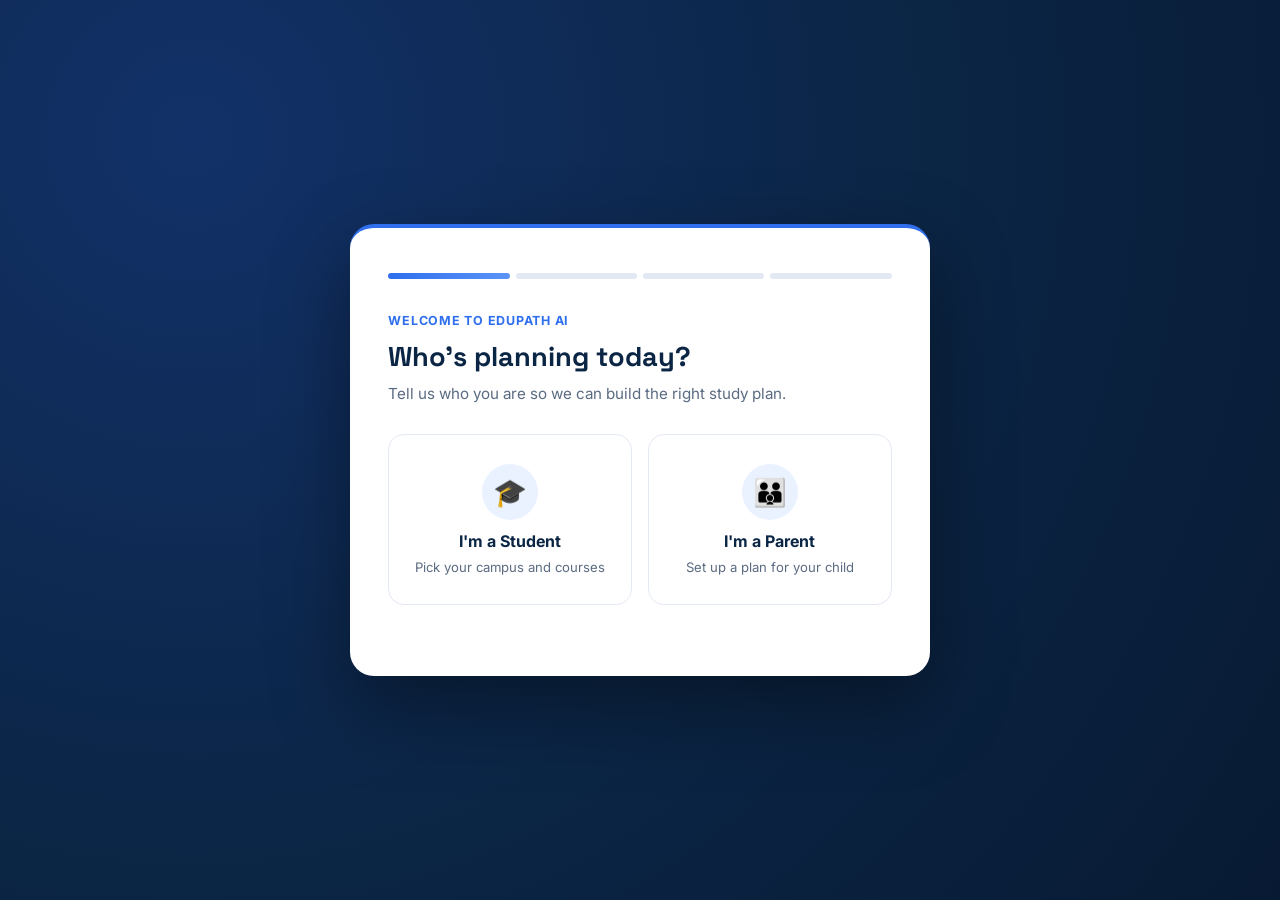
<file: index.html>
<!DOCTYPE html>
<html lang="en">
<head>
<meta charset="UTF-8">
<meta name="viewport" content="width=device-width, initial-scale=1.0">
<meta name="google-site-verification" content="xuEsMnmrteebzLWkAZGfwyzyNSVhCjivtr0cOCjwsfI" />
<title>EduPath AI — Learn Smarter, Study Better</title>
<link rel="preconnect" href="https://fonts.googleapis.com">
<link rel="preconnect" href="https://fonts.gstatic.com" crossorigin>
<link href="https://fonts.googleapis.com/css2?family=Space+Grotesk:wght@500;600;700&family=Inter:wght@400;500;600;700&display=swap" rel="stylesheet">
<link rel="stylesheet" href="styles.css">
</head>
<body>

<!-- ===================== ONBOARDING WIZARD ===================== -->
<div id="onboarding" class="onboarding">
  <div class="onboard-card">

    <div class="onboard-progress">
      <span class="dot active" data-dot="1"></span>
      <span class="dot" data-dot="2"></span>
      <span class="dot" data-dot="3"></span>
      <span class="dot" data-dot="4"></span>
    </div>

    <!-- Step 1: Who are you -->
    <section class="ob-step active" id="step-role">
      <p class="ob-eyebrow">Welcome to EduPath AI</p>
      <h1>Who's planning today?</h1>
      <p class="ob-sub">Tell us who you are so we can build the right study plan.</p>
      <div class="role-grid">
        <button class="role-card" data-role="student">
          <span class="role-icon">🎓</span>
          <span class="role-title">I'm a Student</span>
          <span class="role-desc">Pick your campus and courses</span>
        </button>
        <button class="role-card" data-role="parent">
          <span class="role-icon">👪</span>
          <span class="role-title">I'm a Parent</span>
          <span class="role-desc">Set up a plan for your child</span>
        </button>
      </div>
    </section>

    <!-- Step 2a: Student campus -->
    <section class="ob-step" id="step-campus">
      <button class="ob-back" data-back="step-role">← Back</button>
      <p class="ob-eyebrow">Step 2 of 4</p>
      <h1>Which campus are you at?</h1>
      <p class="ob-sub">This helps us tailor deadlines and local study groups.</p>
      <div class="pill-grid" id="campus-list">
        <button class="pill" data-value="Karachi Campus">Karachi Campus</button>
        <button class="pill" data-value="Lahore Campus">Lahore Campus</button>
        <button class="pill" data-value="Islamabad Campus">Islamabad Campus</button>
        <button class="pill" data-value="Online / Virtual Campus">Online / Virtual Campus</button>
      </div>
      <button class="ob-next" id="campus-next" disabled>Continue</button>
    </section>

    <!-- Step 2b: Parent - child's age -->
    <section class="ob-step" id="step-age">
      <button class="ob-back" data-back="step-role">← Back</button>
      <p class="ob-eyebrow">Step 2 of 4</p>
      <h1>How old is your child?</h1>
      <p class="ob-sub">We'll suggest courses that fit their level.</p>
      <textarea id="child-age" class="ob-textarea" rows="1" placeholder="e.g. 14 years old"></textarea>
      <button class="ob-next" id="age-next" disabled>Continue</button>
    </section>

    <!-- Step 3: Course interest (shared) -->
    <section class="ob-step" id="step-interest">
      <button class="ob-back" id="interest-back" data-back="">← Back</button>
      <p class="ob-eyebrow" id="interest-step-label">Step 3 of 4</p>
      <h1 id="interest-heading">Which course are you interested in?</h1>
      <p class="ob-sub">Choose one to preview — you can explore the rest later.</p>
      <div class="ob-course-grid" id="ob-course-grid"></div>
    </section>

    <!-- Step 4: Preview / Enroll -->
    <section class="ob-step" id="step-preview">
      <button class="ob-back" data-back="step-interest">← Back</button>
      <p class="ob-eyebrow">Step 4 of 4</p>
      <h1>Here's what you'll get</h1>
      <div class="preview-box" id="preview-box"></div>
      <button class="ob-next" id="enroll-btn">Enroll &amp; Enter EduPath AI →</button>
    </section>

  </div>
</div>

<!-- ===================== MAIN SITE ===================== -->
<div id="site" class="site hidden">

  <!-- NAVBAR -->
  <header class="navbar" id="navbar">
    <div class="nav-inner">
      <a href="#home" class="brand">
        <img src="edupath-logo.png" alt="EduPath AI logo" class="brand-logo">
      </a>
      <nav class="nav-links" id="nav-links">
        <a href="#home">Home</a>
        <a href="#courses">Courses</a>
        <a href="#registration">Registration</a>
        <a href="#contact">Contact</a>
      </nav>
      <div class="nav-actions">
        <button class="cart-btn" id="cart-btn" aria-label="Open cart">
          🛒 <span class="cart-count" id="cart-count">0</span>
        </button>
        <button class="nav-toggle" id="nav-toggle" aria-label="Toggle menu">☰</button>
      </div>
    </div>
  </header>

  <!-- HERO -->
  <section class="hero" id="home">
    <div class="hero-inner">
      <p class="hero-eyebrow">Your AI study planner</p>
      <h1>Transform Knowledge Into Lasting Expertise.<br></h1>
      <p class="hero-sub">EduPath AI turns your subjects, deadlines and revision time into one clear weekly plan — built for students, trusted by parents.</p>
      <div class="hero-cta">
        <button class="btn btn-primary" id="hero-trial-btn">Start Free Trial</button>
        <a href="#courses" class="btn btn-ghost">Browse Courses</a>
      </div>
      <p class="hero-note">No credit card needed for your first course — it's free.</p>
    </div>
    <div class="hero-visual" aria-hidden="true">
      <svg class="hero-illustration" viewBox="0 0 520 440" xmlns="http://www.w3.org/2000/svg" role="img" aria-label="Illustration of a student studying with EduPath AI">
        <ellipse cx="260" cy="230" rx="230" ry="200" fill="#EAF1FF"/>
        <circle cx="80" cy="80" r="14" fill="#2F6FED" opacity=".3"/>
        <circle cx="452" cy="92" r="9" fill="#1AA971" opacity=".4"/>
        <circle cx="462" cy="345" r="12" fill="#2F6FED" opacity=".25"/>
        <rect x="120" y="362" width="280" height="14" rx="7" fill="#0B2545" opacity=".08"/>
        <rect x="225" y="292" width="26" height="76" rx="13" fill="#0B2545"/>
        <rect x="269" y="292" width="26" height="76" rx="13" fill="#0B2545"/>
        <rect x="213" y="360" width="48" height="14" rx="7" fill="#2F6FED"/>
        <rect x="259" y="360" width="48" height="14" rx="7" fill="#2F6FED"/>
        <path d="M205 200 C205 170 225 155 260 155 C295 155 315 170 315 200 L315 298 L205 298 Z" fill="#2F6FED"/>
        <path d="M205 210 C175 215 155 235 150 265 L172 275 C180 250 195 235 215 228 Z" fill="#2F6FED"/>
        <path d="M315 210 C345 220 360 245 358 270 L336 275 C332 252 320 235 305 226 Z" fill="#2F6FED"/>
        <rect x="118" y="250" width="60" height="44" rx="6" fill="#0B2545"/>
        <rect x="124" y="256" width="48" height="32" rx="3" fill="#EAF1FF"/>
        <circle cx="260" cy="130" r="38" fill="#0B2545"/>
        <path d="M225 118 C225 95 240 82 260 82 C282 82 297 97 296 118 C286 108 270 104 260 104 C248 104 232 110 225 118 Z" fill="#123168"/>
        <circle cx="106" cy="150" r="30" fill="#FFFFFF" stroke="#E3E9F3" stroke-width="2"/>
        <path d="M92 146 L106 138 L120 146 L106 154 Z" fill="#0B2545"/>
        <rect x="102" y="148" width="8" height="14" fill="#0B2545"/>
        <circle cx="412" cy="150" r="30" fill="#FFFFFF" stroke="#E3E9F3" stroke-width="2"/>
        <rect x="398" y="140" width="28" height="20" rx="2" fill="#2F6FED"/>
        <rect x="398" y="140" width="28" height="6" fill="#0B2545"/>
        <circle cx="404" cy="292" r="30" fill="#FFFFFF" stroke="#E3E9F3" stroke-width="2"/>
        <rect x="392" y="294" width="6" height="14" fill="#1AA971"/>
        <rect x="402" y="286" width="6" height="22" fill="#1AA971"/>
        <rect x="412" y="280" width="6" height="28" fill="#2F6FED"/>
        <circle cx="118" cy="302" r="24" fill="#FFFFFF" stroke="#E3E9F3" stroke-width="2"/>
        <path d="M106 298 l8 8 l16 -16" fill="none" stroke="#1AA971" stroke-width="4" stroke-linecap="round" stroke-linejoin="round"/>
      </svg>
      <div class="hv-card hv-card-1">
        <span class="hv-label">This week</span>
        <div class="hv-bar"><span style="width:70%"></span></div>
        <div class="hv-bar"><span style="width:40%"></span></div>
        <div class="hv-bar"><span style="width:90%"></span></div>
      </div>
      <div class="hv-card hv-card-2">
        <span class="hv-check">✓</span>
        <span>Revision block complete</span>
      </div>
    </div>
  </section>

  <!-- STATS -->
  <section class="stats">
    <div class="stat"><strong>6</strong><span>IT courses on track</span></div>
    <div class="stat"><strong>1</strong><span>Free course to start</span></div>
    <div class="stat"><strong>24/7</strong><span>Plan access, any device</span></div>
    <div class="stat"><strong>100%</strong><span>Built around your deadlines</span></div>
  </section>

  <!-- WHY -->
  <section class="why" id="why">
    <div class="section-head">
      <h2 class="top-courses">Top AI & IT courses We Offered</h2>
    </div>
    <div class="why-layout">
      <div class="why-visual">
        <center>
        <img src="ai-meeting.jpg" alt="AI-powered planning discussion">
        </center>
        <div class="why-badge">
          <span class="why-badge-icon">🤖</span>
          <div>
            <strong>AI-powered</strong>
            <span>Plans that adapt to you</span>
          </div>
        </div>
      </div>
      <div class="why-grid">
        <div class="why-item">
          <span class="why-icon">📅</span>
          <h3>Smart weekly plans</h3>
          <p>Enter your subjects and deadlines — EduPath AI suggests a realistic weekly study and revision schedule.</p>
        </div>
        <div class="why-item">
          <span class="why-icon">👀</span>
          <h3>Progress parents can see</h3>
          <p>A simple, honest view of consistency and completed revision blocks — no exaggerated promises, just visibility.</p>
        </div>
        <div class="why-item">
          <span class="why-icon">📝</span>
          <h3>Practice built in</h3>
          <p>Short practice tests attached to every course, so revision turns into confidence before exam day.</p>
        </div>
        <div class="why-item">
          <span class="why-icon">🔔</span>
          <h3>Reminders that respect focus</h3>
          <p>Gentle nudges for revision blocks and assignments — timed around your plan, not random notifications.</p>
        </div>
      </div>
    </div>
  </section>

  <!-- COURSES -->
  <section class="courses" id="courses">
    <div class="section-head">
      <h2>Courses we offer</h2>
      <p>Start with your first course free. Every course after that is a one-time paid enrollment.</p>
    </div>
    <div class="course-grid" id="course-grid"></div>
  </section>

  <!-- HOW IT WORKS -->
  <section class="how" id="how">
    <div class="section-head">
      <h2>How your free trial works</h2>
      <p>Four steps from sign-up to your first completed revision block.</p>
    </div>
    <ol class="how-steps">
      <li><span>1</span><div><h4>Tell us who's studying</h4><p>Student or parent, campus or child's age — takes under a minute.</p></div></li>
      <li><span>2</span><div><h4>Pick a course</h4><p>Choose from our IT course library. Your first course is free.</p></div></li>
      <li><span>3</span><div><h4>Get your weekly plan</h4><p>EduPath AI suggests subjects, deadlines and revision blocks for the week.</p></div></li>
      <li><span>4</span><div><h4>Study, track, adjust</h4><p>Follow the plan, mark blocks complete, and let it adapt as deadlines shift.</p></div></li>
    </ol>
  </section>

  <!-- REGISTRATION -->
  <section class="registration" id="registration">
    <div class="reg-card">
      <div class="section-head left">
        <h2>Create your free account</h2>
        <p>Start with one free course. Upgrade anytime for the full course library.</p>
      </div>
      <form id="registration-form" class="reg-form">
        <div class="field-row">
          <div class="field"><label>Full name</label><input type="text" required placeholder="Your name"></div>
          <div class="field"><label>Email</label><input type="email" required placeholder="you@example.com"></div>
        </div>
        <div class="field-row">
          <div class="field"><label>I am a</label>
            <select required>
              <option value="">Select one</option>
              <option>Student</option>
              <option>Parent</option>
            </select>
          </div>
          <div class="field"><label>Course interest</label>
            <select id="reg-course-select" required></select>
          </div>
        </div>
        <label class="checkbox-row">
          <input type="checkbox" required>
          I agree this is a demo trial and no real payment or personal data is required.
        </label>
        <button type="submit" class="btn btn-primary btn-wide">Start Free Trial</button>
        <p class="reg-confirm hidden" id="reg-confirm">You're in! Check the confirmation below — this is a simulated sign-up for demo purposes.</p>
      </form>
    </div>
  </section>

  <!-- CONTACT -->
  <section class="contact" id="contact">
    <div class="section-head">
      <h2>Get in touch</h2>
      <p>Questions from students, parents or institutions — we usually reply within a day.</p>
    </div>
    <div class="contact-grid">
      <form id="contact-form" class="contact-form">
        <div class="field"><label>Name</label><input type="text" required placeholder="Your name"></div>
        <div class="field"><label>Email</label><input type="email" required placeholder="you@example.com"></div>
        <div class="field"><label>Message</label><textarea rows="4" required placeholder="How can we help?"></textarea></div>
        <button type="submit" class="btn btn-primary">Send Message</button>
        <p class="reg-confirm hidden" id="contact-confirm">Message sent — thanks, we'll be in touch soon.</p>
      </form>
      <div class="contact-info">
        <div class="info-item"><strong>Support</strong><span>support@edupath.ai</span></div>
        <div class="info-item"><strong>Campuses</strong><span>Karachi · Lahore · Islamabad · Online</span></div>
        <div class="info-item"><strong>Hours</strong><span>Mon–Sat, 9am–7pm</span></div>
      </div>
    </div>
  </section>

  <!-- FOOTER -->
  <footer class="footer">
    <div class="footer-inner">
      <div class="footer-brand">
        <img src="edupath-logo.png" alt="EduPath AI logo" class="brand-logo footer-logo">
        <p>Plan smarter. Study better. A demo AI study-planning project.</p>
      </div>
      <div class="footer-links">
        <div><h5>Explore</h5><a href="#home">Home</a><a href="#courses">Courses</a><a href="#registration">Registration</a></div>
        <div><h5>Company</h5><a href="#contact">Contact</a><a href="#why">Why EduPath AI</a><a href="#how">How it works</a></div>
      </div>
    </div>
    <p class="footer-bottom">© 2026 EduPath AI — demo project. All course content and results are illustrative.</p>
  </footer>

  <!-- COURSE DETAIL MODAL -->
  <div class="modal" id="course-modal">
    <div class="modal-card">
      <button class="modal-close" id="modal-close">✕</button>
      <div id="modal-body"></div>
    </div>
  </div>

  <!-- CART DRAWER -->
  <div class="cart-drawer" id="cart-drawer">
    <div class="cart-head">
      <h3>Your cart</h3>
      <button id="cart-close" aria-label="Close cart">✕</button>
    </div>
    <div class="cart-items" id="cart-items"></div>
    <div class="cart-foot">
      <div class="cart-total"><span>Total</span><strong id="cart-total">$0</strong></div>
      <button class="btn btn-primary btn-wide" id="checkout-btn">Checkout</button>
    </div>
  </div>
  <div class="drawer-backdrop" id="drawer-backdrop"></div>

</div>

<script src="script.js"></script>
</body>
</html>
</file>
<file: styles.css>
:root{
  --navy:#0B2545;
  --blue:#2F6FED;
  --blue-light:#EAF1FF;
  --blue-soft:#F5F8FF;
  --white:#FFFFFF;
  --ink:#0F1F33;
  --muted:#5B6B82;
  --line:#E3E9F3;
  --success:#1AA971;
  --radius:14px;
  --shadow:0 12px 30px rgba(11,37,69,.08);
  --maxw:1180px;
}
*{box-sizing:border-box;margin:0;padding:0}
html{scroll-behavior:smooth}
body{
  font-family:'Inter',sans-serif;
  color:var(--ink);
  background:var(--white);
  line-height:1.55;
  -webkit-font-smoothing:antialiased;
}
h1,h2,h3,h4,.brand-name{font-family:'Space Grotesk',sans-serif}
a{color:inherit;text-decoration:none}
button{font-family:inherit;cursor:pointer;border:none;background:none}
.hidden{display:none !important}
img{max-width:100%}
ul,ol{list-style:none}

/* ---------- Buttons ---------- */
.btn{
  display:inline-flex;align-items:center;justify-content:center;
  padding:.9rem 1.6rem;border-radius:10px;font-weight:600;font-size:.95rem;
  transition:transform .15s ease, box-shadow .15s ease, background .15s ease;
}
.btn-primary{background:var(--blue);color:var(--white);box-shadow:0 8px 20px rgba(47,111,237,.28)}
.btn-primary:hover{transform:translateY(-2px);box-shadow:0 12px 26px rgba(47,111,237,.35)}
.btn-ghost{background:var(--white);color:var(--navy);border:1.5px solid var(--line)}
.btn-ghost:hover{border-color:var(--blue);color:var(--blue)}
.btn-wide{width:100%}

/* ONBOARDING  */
.onboarding{
  min-height:100vh;display:flex;align-items:center;justify-content:center;
  background:radial-gradient(circle at 15% 15%, #123168 0%, var(--navy) 55%, #081a33 100%);
  padding:2rem 1rem;
}
.onboard-card{
  width:100%;max-width:580px;background:var(--white);border-radius:24px;
  padding:2.8rem 2.4rem;box-shadow:0 30px 80px rgba(0,0,0,.4);position:relative;
  border-top:4px solid var(--blue);
}
.onboard-progress{display:flex;gap:6px;margin-bottom:2rem}
.dot{height:6px;flex:1;border-radius:999px;background:var(--line);transition:background .25s}
.dot.active{background:linear-gradient(90deg,var(--blue),#5B93F7)}
.ob-step{display:none}
.ob-step.active{display:block;animation:fadeUp .35s ease}
@keyframes fadeUp{from{opacity:0;transform:translateY(8px)}to{opacity:1;transform:translateY(0)}}
.ob-eyebrow{
  color:var(--blue);font-weight:700;font-size:.78rem;letter-spacing:.06em;text-transform:uppercase;
  margin-bottom:.6rem;
}
.ob-step h1{font-size:1.7rem;line-height:1.25;margin-bottom:.5rem;color:var(--navy);font-weight:700}
.ob-sub{color:var(--muted);margin-bottom:1.8rem;font-size:.95rem}
.ob-back{
  color:var(--muted);font-size:.85rem;margin-bottom:1.2rem;font-weight:600;
  display:inline-flex;align-items:center;gap:.3rem;transition:.15s;
}
.ob-back:hover{color:var(--blue);transform:translateX(-2px)}

.role-grid{display:grid;grid-template-columns:1fr 1fr;gap:1rem;margin-bottom:1.6rem}
.role-card{
  border:1.5px solid var(--line);border-radius:16px;padding:1.8rem 1.2rem;
  text-align:center;display:flex;flex-direction:column;align-items:center;gap:.5rem;
  transition:border-color .18s, background .18s, transform .18s, box-shadow .18s;
}
.role-card:hover{border-color:var(--blue);background:var(--blue-soft);transform:translateY(-3px);box-shadow:0 12px 24px rgba(47,111,237,.14)}
.role-card.selected{border-color:var(--blue);background:var(--blue-light);box-shadow:0 12px 24px rgba(47,111,237,.18)}
.role-icon{
  font-size:1.7rem;width:56px;height:56px;border-radius:50%;background:var(--blue-light);
  display:flex;align-items:center;justify-content:center;margin-bottom:.2rem;
}
.role-card.selected .role-icon{background:var(--white)}
.role-title{font-weight:700;color:var(--navy);font-size:1rem}
.role-desc{font-size:.82rem;color:var(--muted)}

.pill-grid{display:flex;flex-wrap:wrap;gap:.7rem;margin-bottom:1.8rem}
.pill{
  padding:.75rem 1.2rem;border:1.5px solid var(--line);border-radius:999px;
  font-size:.9rem;font-weight:600;color:var(--navy);transition:.18s;
}
.pill:hover{border-color:var(--blue);background:var(--blue-soft);transform:translateY(-2px)}
.pill.selected{background:var(--blue);border-color:var(--blue);color:var(--white);box-shadow:0 8px 18px rgba(47,111,237,.3)}

.ob-textarea{
  width:100%;border:1.5px solid var(--line);border-radius:12px;padding:1rem 1.1rem;
  font-family:inherit;font-size:.95rem;resize:vertical;margin-bottom:1.8rem;min-height:52px;
  transition:.18s;
}
.ob-textarea:focus{outline:none;border-color:var(--blue);box-shadow:0 0 0 4px rgba(47,111,237,.12)}

.ob-next{
  width:100%;background:var(--blue);color:var(--white);padding:1rem;border-radius:12px;
  font-weight:700;font-size:.95rem;transition:.18s;box-shadow:0 10px 22px rgba(47,111,237,.28);
}
.ob-next:disabled{background:#C6D6F7;cursor:not-allowed;box-shadow:none}
.ob-next:not(:disabled):hover{background:#2159CC;transform:translateY(-2px);box-shadow:0 14px 28px rgba(47,111,237,.35)}

.ob-course-grid{display:grid;gap:.8rem;margin-bottom:.5rem}
.ob-course{
  border:1.5px solid var(--line);border-radius:14px;padding:.8rem 1rem;
  display:flex;justify-content:space-between;align-items:center;gap:1rem;
  transition:border-color .18s, background .18s, transform .18s, box-shadow .18s;
  cursor:pointer;
}
.ob-course:hover{border-color:var(--blue);transform:translateY(-2px);box-shadow:0 10px 20px rgba(11,37,69,.08)}
.ob-course.selected{border-color:var(--blue);background:var(--blue-soft);box-shadow:0 10px 20px rgba(47,111,237,.14)}
.ob-course-left{display:flex;align-items:center;gap:.9rem;min-width:0}
.ob-course-thumb{width:52px;height:52px;border-radius:10px;object-fit:cover;flex-shrink:0}
.ob-course-name{font-weight:700;color:var(--navy);font-size:.95rem}
.ob-course-tag{font-size:.78rem;color:var(--muted)}
.badge{
  font-size:.72rem;font-weight:700;padding:.3rem .65rem;border-radius:999px;white-space:nowrap;
}
.badge-free{background:#E4F8EE;color:var(--success)}
.badge-paid{background:var(--blue-light);color:var(--blue)}

.preview-box{
  border:1.5px solid var(--line);border-radius:16px;padding:1.5rem;margin-bottom:1.6rem;
  background:linear-gradient(180deg,var(--blue-soft),var(--white));
}
.preview-thumb{width:100%;height:140px;object-fit:cover;border-radius:12px;margin-bottom:1.1rem}
.preview-box h3{color:var(--navy);margin-bottom:.4rem;font-size:1.15rem}
.preview-box p{color:var(--muted);font-size:.9rem;margin-bottom:.9rem}
.preview-box ul{display:flex;flex-direction:column;gap:.5rem}
.preview-box li{font-size:.88rem;color:var(--ink)}
.preview-box li::before{content:"✓ ";color:var(--success);font-weight:700}

/* NAVBAR  */
.site{background:var(--white)}
.navbar{
  position:sticky;top:0;z-index:40;background:rgba(255,255,255,.92);backdrop-filter:blur(8px);
  border-bottom:1px solid var(--line);
}
.nav-inner{
  max-width:var(--maxw);margin:0 auto;padding:.95rem 1.5rem;
  display:flex;align-items:center;justify-content:space-between;gap:1.5rem;
}
.brand{display:flex;align-items:center;gap:.6rem}
.brand-logo{height:50px;width:auto;display:block}
.brand-mark{
  width: 40px;height:36px;border-radius:9px;background:var(--navy);color:var(--white);
  display:flex;align-items:center;justify-content:center;font-weight:700;font-size:.85rem;
}
.brand-name{font-weight:700;font-size:1.1rem;color:var(--navy)}
.brand-name em{font-style:normal;color:var(--blue)}
.nav-links{display:flex;gap:2rem}
.nav-links a{font-weight:500;font-size:.92rem;color:var(--ink);transition:.15s}
.nav-links a:hover{color:var(--blue)}
.nav-actions{display:flex;align-items:center;gap:1rem}
.cart-btn{position:relative;font-size:1.15rem;padding:.4rem}
.cart-count{
  position:absolute;top:-2px;right:-2px;background:var(--blue);color:#fff;font-size:.65rem;
  font-weight:700;border-radius:999px;min-width:17px;height:17px;display:flex;align-items:center;justify-content:center;
}
.nav-toggle{display:none;font-size:1.3rem}

/* HERO */
.hero{
  max-width:var(--maxw);margin:0 auto;padding:4.5rem 1.5rem 3rem;
  display:grid;grid-template-columns:1.1fr .9fr;gap:3rem;align-items:center;
}
.hero-eyebrow{color:var(--blue);font-weight:600;font-size:.85rem;margin-bottom:.9rem}
.hero h1{font-size:2.7rem;line-height:1.15;color:var(--navy);margin-bottom:1.1rem}
.hero-sub{color:var(--muted);font-size:1.05rem;max-width:480px;margin-bottom:1.6rem}
.hero-cta{display:flex;gap:1rem;margin-bottom:1rem;flex-wrap:wrap}
.hero-note{font-size:.82rem;color:var(--muted)}
.hero-visual{position:relative;height:340px}
.hero-illustration{position:absolute;inset:0;width:100%;height:100%}
.hv-card{
  position:absolute;background:var(--white);border-radius:16px;box-shadow:var(--shadow);
  border:1px solid var(--line);padding:1.2rem;
}
.hv-card-1{top:0;right:0;width:240px}
.hv-label{font-size:.78rem;color:var(--muted);font-weight:600;display:block;margin-bottom:.7rem}
.hv-bar{height:8px;background:var(--blue-light);border-radius:6px;margin-bottom:.5rem;overflow:hidden}
.hv-bar span{display:block;height:100%;background:var(--blue);border-radius:6px}
.hv-card-2{
  bottom:20px;left:0;display:flex;align-items:center;gap:.6rem;width:220px;font-size:.85rem;font-weight:600;color:var(--navy);
}
.hv-check{
  width:26px;height:26px;border-radius:999px;background:#E4F8EE;color:var(--success);
  display:flex;align-items:center;justify-content:center;font-size:.85rem;flex-shrink:0;
}

/* STATS*/
.stats{
  background:var(--navy);color:var(--white);display:grid;grid-template-columns:repeat(4,1fr);
  padding:2.4rem 1.5rem;gap:1.5rem;
}
.stat{text-align:center;display:flex;flex-direction:column;gap:.3rem}
.stat strong{font-family:'Space Grotesk',sans-serif;font-size:1.9rem}
.stat span{font-size:.82rem;color:#B9C8E6}

/* SECTION HEAD */
.section-head{max-width:640px;margin:0 auto 2.6rem;text-align:center}
.section-head.left{margin:0 0 1.8rem;text-align:left}
.section-head h2{font-size:1.9rem;color:var(--navy);margin-bottom:.6rem}
.section-head p{color:var(--muted)}

/* WHY */
.why{max-width:var(--maxw);margin:0 auto;padding:5rem 1.5rem}
.why-grid{display:grid;grid-template-columns:repeat(4,1fr);gap:1.8rem}
.why-item{border-top:3px solid var(--blue);padding-top:1.1rem}
.why-num{font-size:.8rem;font-weight:700;color:var(--blue)}
.why-item h3{color:var(--navy);margin:.5rem 0 .5rem;font-size:1.1rem}
.why-item p{color:var(--muted);font-size:.9rem}

/*  COURSES  */
.courses{background:var(--blue-soft);padding:5rem 1.5rem}
.course-grid{max-width:var(--maxw);margin:0 auto;display:grid;grid-template-columns:repeat(3,1fr);gap:1.6rem}
.course-card{
  background:var(--white);border-radius:var(--radius);padding:1.5rem;border:1px solid var(--line);
  display:flex;flex-direction:column;gap:.8rem;transition:.2s;overflow:hidden;
}
.course-card:hover{box-shadow:var(--shadow);transform:translateY(-3px)}
.course-thumb{
  width:calc(100% + 3rem);margin:-1.5rem -1.5rem 0;display:block;
  height:150px;object-fit:cover;background:var(--blue-light);
}
.course-top{display:flex;justify-content:space-between;align-items:flex-start;gap:.6rem}
.course-icon{
  width:44px;height:44px;border-radius:10px;background:var(--blue-light);color:var(--blue);
  display:flex;align-items:center;justify-content:center;font-size:1.2rem;
}
.course-card h3{font-size:1.08rem;color:var(--navy)}
.course-card .desc{font-size:.88rem;color:var(--muted);flex:1}
.course-meta{font-size:.8rem;color:var(--muted)}
.course-actions{display:flex;gap:.6rem}
.course-actions .btn{flex:1;padding:.7rem;font-size:.85rem}
.price{font-weight:700;color:var(--navy)}

/* HOW IT WORKS  */
.how{max-width:var(--maxw);margin:0 auto;padding:5rem 1.5rem}
.how-steps{max-width:680px;margin:0 auto;display:flex;flex-direction:column;gap:1.6rem}
.how-steps li{display:flex;gap:1.2rem;align-items:flex-start}
.how-steps span{
  flex-shrink:0;width:38px;height:38px;border-radius:999px;background:var(--navy);color:#fff;
  display:flex;align-items:center;justify-content:center;font-weight:700;font-size:.95rem;
}
.how-steps h4{color:var(--navy);margin-bottom:.2rem;font-size:1.02rem}
.how-steps p{color:var(--muted);font-size:.9rem}

/* REGISTRATION */
.registration{padding:5rem 1.5rem;background:var(--navy)}
.reg-card{
  max-width:900px;margin:0 auto;background:var(--white);border-radius:20px;padding:2.6rem;
  display:grid;grid-template-columns:.8fr 1.2fr;gap:2.4rem;
}
.reg-card .section-head h2{font-size:1.5rem}
.field-row{display:grid;grid-template-columns:1fr 1fr;gap:1rem;margin-bottom:1rem}
.field{display:flex;flex-direction:column;gap:.4rem}
.field label{font-size:.82rem;font-weight:600;color:var(--navy)}
.field input,.field select,.field textarea{
  border:1.5px solid var(--line);border-radius:8px;padding:.7rem .8rem;font-family:inherit;font-size:.9rem;
}
.field input:focus,.field select:focus,.field textarea:focus{outline:none;border-color:var(--blue)}
.checkbox-row{display:flex;gap:.6rem;align-items:flex-start;font-size:.82rem;color:var(--muted);margin-bottom:1.2rem}
.reg-confirm{margin-top:1rem;color:var(--success);font-weight:600;font-size:.88rem}

/* CONTACT  */
.contact{max-width:var(--maxw);margin:0 auto;padding:5rem 1.5rem}
.contact-grid{display:grid;grid-template-columns:1.3fr .8fr;gap:2.5rem}
.contact-form{display:flex;flex-direction:column;gap:1rem}
.contact-info{display:flex;flex-direction:column;gap:1.4rem}
.info-item{border-left:3px solid var(--blue);padding-left:1rem;display:flex;flex-direction:column}
.info-item strong{color:var(--navy);font-size:.92rem}
.info-item span{color:var(--muted);font-size:.88rem}

/*FOOTER  */
.footer{background:var(--navy);color:#C7D3E8;padding:3.5rem 1.5rem 1.5rem}
.footer-inner{max-width:var(--maxw);margin:0 auto;display:flex;justify-content:space-between;gap:3rem;flex-wrap:wrap}
.footer-brand .brand-name{color:var(--white)}
.footer-logo{height:42px;filter:brightness(0) invert(1);opacity:.92}
.footer-brand p{margin-top:.8rem;font-size:.85rem;max-width:260px;color:#9FB0CE}
.footer-links{display:flex;gap:3rem}
.footer-links h5{color:var(--white);font-size:.85rem;margin-bottom:.8rem}
.footer-links a{display:block;font-size:.85rem;margin-bottom:.5rem;color:#B9C8E6}
.footer-links a:hover{color:var(--white)}
.footer-bottom{
  max-width:var(--maxw);margin:2.4rem auto 0;padding-top:1.4rem;border-top:1px solid rgba(255,255,255,.12);
  font-size:.78rem;color:#8298BE;text-align:center;
}

/* MODAL (course detail)  */
.modal{
  position:fixed;inset:0;background:rgba(11,37,69,.55);display:none;align-items:center;justify-content:center;
  z-index:60;padding:1.5rem;
}
.modal.open{display:flex}
.modal-card{
  background:var(--white);border-radius:18px;max-width:560px;width:100%;max-height:85vh;overflow-y:auto;
  padding:2.2rem;position:relative;
}
.modal-close{position:absolute;top:1.1rem;right:1.1rem;font-size:1.1rem;color:var(--muted)}
.modal-close:hover{color:var(--navy)}
.modal-thumb{width:100%;height:190px;object-fit:cover;border-radius:14px;margin-bottom:1.2rem}
.modal-body h3{color:var(--navy);font-size:1.3rem;margin-bottom:.4rem}
.modal-body .price-line{color:var(--muted);margin-bottom:1.2rem;font-size:.9rem}
.modal-body h4{color:var(--navy);font-size:.95rem;margin:1.2rem 0 .6rem}
.lesson{
  display:flex;justify-content:space-between;align-items:center;padding:.7rem 0;
  border-bottom:1px solid var(--line);font-size:.9rem;
}
.lesson span.dur{color:var(--muted);font-size:.8rem}

/* CART DRAWER */
.drawer-backdrop{position:fixed;inset:0;background:rgba(11,37,69,.45);display:none;z-index:65}
.drawer-backdrop.open{display:block}
.cart-drawer{
  position:fixed;top:0;right:-380px;width:360px;max-width:90vw;height:100vh;background:var(--white);
  z-index:70;transition:right .25s ease;display:flex;flex-direction:column;box-shadow:-10px 0 30px rgba(0,0,0,.15);
}
.cart-drawer.open{right:0}
.cart-head{display:flex;justify-content:space-between;align-items:center;padding:1.3rem 1.4rem;border-bottom:1px solid var(--line)}
.cart-head h3{color:var(--navy)}
.cart-items{flex:1;overflow-y:auto;padding:1rem 1.4rem;display:flex;flex-direction:column;gap:1rem}
.cart-item{display:flex;justify-content:space-between;align-items:center;gap:.8rem;font-size:.9rem}
.cart-item .name{font-weight:600;color:var(--navy)}
.cart-item .rm{color:var(--muted);font-size:.78rem}
.cart-empty{color:var(--muted);font-size:.88rem;text-align:center;margin-top:2rem}
.cart-foot{padding:1.3rem 1.4rem;border-top:1px solid var(--line)}
.cart-total{display:flex;justify-content:space-between;margin-bottom:1rem;font-weight:700;color:var(--navy)}

/*  RESPONSIVE */
@media (max-width:900px){
  .hero{grid-template-columns:1fr}
  .hero-visual{height:280px;order:-1;margin-bottom:.5rem}
  .why-grid{grid-template-columns:1fr 1fr}
  .course-grid{grid-template-columns:1fr 1fr}
  .reg-card{grid-template-columns:1fr}
  .contact-grid{grid-template-columns:1fr}
  .stats{grid-template-columns:1fr 1fr}
}
@media (max-width:640px){
  .nav-links{
    position:fixed;top:64px;left:0;right:0;background:var(--white);flex-direction:column;
    padding:1.2rem 1.5rem;border-bottom:1px solid var(--line);display:none;gap:1rem;
  }
  .nav-links.open{display:flex}
  .nav-toggle{display:block}
  .role-grid{grid-template-columns:1fr}
  .why-grid,.course-grid{grid-template-columns:1fr}
  .field-row{grid-template-columns:1fr}
  .hero h1{font-size:2rem}
  .hero-visual{height:220px}
  .hv-card-1{width:190px;padding:.9rem}
  .hv-card-2{width:180px;font-size:.78rem}
}
</file>
